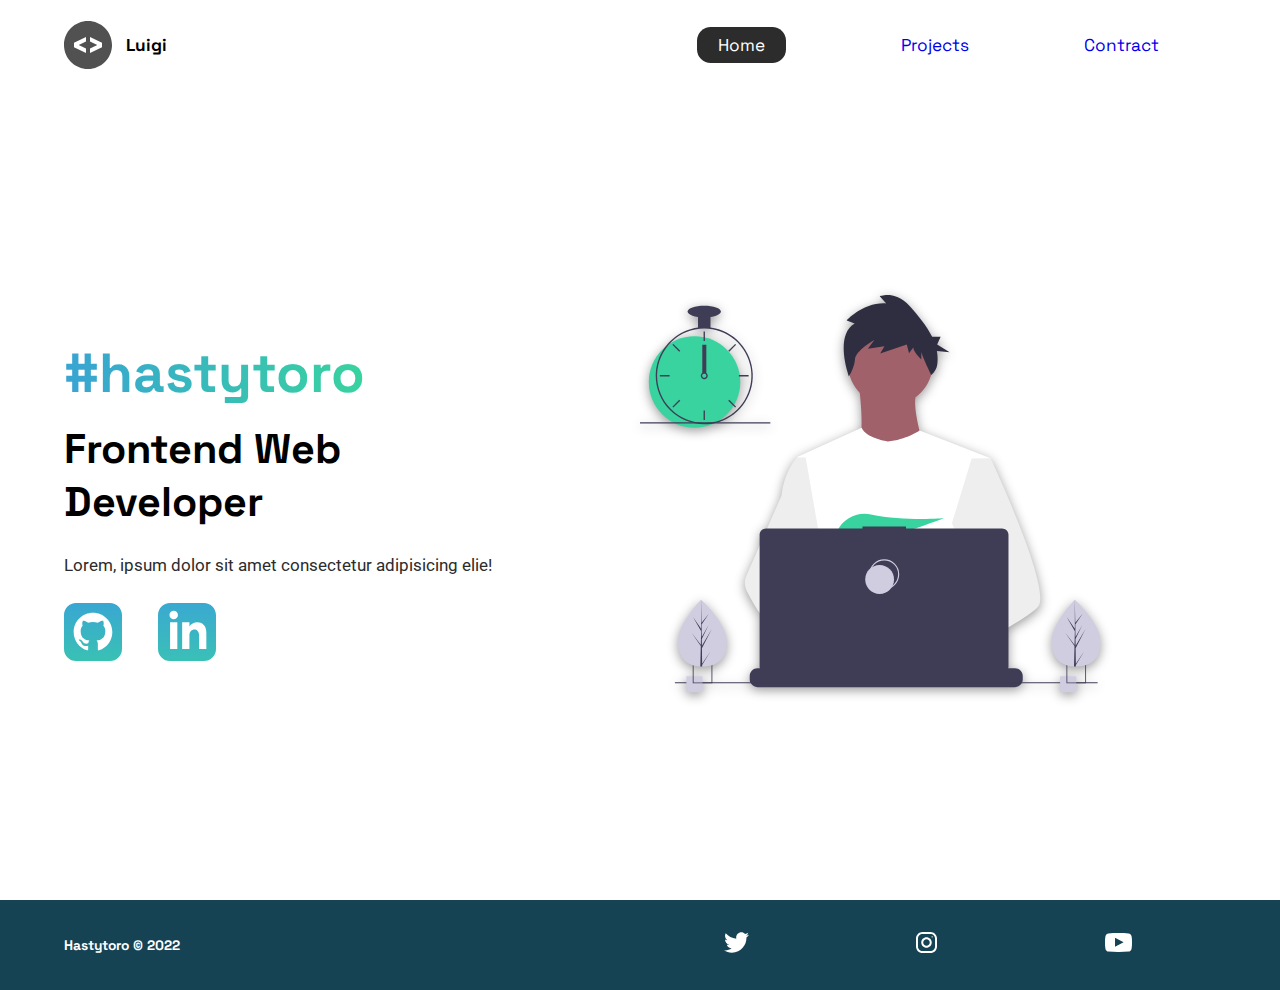
<file: index.html>
<!DOCTYPE html>
<html lang="en">
  <head>
    <meta charset="UTF-8" />
    <meta http-equiv="X-UA-Compatible" content="IE=edge" />
    <meta name="viewport" content="width=device-width, initial-scale=1.0" />
    <meta
      name="description"
      content="A frontend web developer that loves programming and coffee"
    />
    <meta name="robots" content="index, follow" />
    <link rel="preconnect" href="https://fonts.googleapis.com" />
    <link rel="preconnect" href="https://fonts.gstatic.com" crossorigin />
    <link
      href="https://fonts.googleapis.com/css2?family=Roboto:ital,wght@0,400;0,500;1,400&family=Space+Grotesk:wght@400;500&display=swap"
      rel="stylesheet"
    />
    <link rel="stylesheet" href="./styles/style.css" />
    <title>#hastytoro | Web Developer</title>
  </head>
  <body>
    <header class="main-head">
      <nav>
        <div class="logo">
          <img src="./icons/code.svg" alt="logo" />
          <h1>Luigi</h1>
        </div>
        <ul>
          <li><a class="active" href="/">Home</a></li>
          <li><a href="./projects/index.html">Projects</a></li>
          <li><a href="./contact/index.html">Contract</a></li>
        </ul>
      </nav>
    </header>

    <section class="intro">
      <div class="intro-text">
        <h2>#hastytoro</h2>
        <h3>Frontend Web <br />Developer</h3>
        <p>Lorem, ipsum dolor sit amet consectetur adipisicing elie!</p>
        <div class="intro-social">
          <a href="#"><img src="./icons/github.svg" alt="github" /></a>
          <a href="#"><img src="./icons/linked-in.svg" alt="linkedin" /></a>
        </div>
      </div>
      <div class="intro-images">
        <svg
          width="799"
          height="690"
          viewBox="0 0 799 690"
          fill="none"
          xmlns="http://www.w3.org/2000/svg"
        >
          <g id="undraw_dev_productivity_umsq (1) 1" clip-path="url(#clip0)">
            <path
              id="Vector"
              d="M516.92 624.636C516.92 624.636 512.16 626.266 504.42 628.576C487.31 633.706 455.65 642.216 428.82 643.916C405.72 645.396 386.2 641.836 382.63 626.766C381.1 620.286 383.27 614.956 388 610.576C402.12 597.486 439 592.796 468.25 591.186C476.51 590.736 484.15 590.526 490.51 590.446C501.31 590.306 508.39 590.526 508.39 590.526L508.56 591.186L516.92 624.636Z"
              fill="#A0616A"
            />
            <path
              id="Vector_2"
              d="M436.99 672.586C418.61 695.346 342.73 647.666 316.19 629.886C310.41 626.016 306.97 623.566 306.97 623.566L331.25 591.186L338.94 580.936C338.94 580.936 345.82 584.586 355.99 590.526C356.36 590.746 356.73 590.966 357.11 591.186C365.88 596.336 376.89 603.066 388 610.576C403.33 620.946 418.83 632.776 428.82 643.916C438.59 654.806 443.08 665.036 436.99 672.586Z"
              fill="#A0616A"
            />
            <g id="me">
              <path
                id="Vector_3"
                d="M434.672 191.952C475.283 191.607 507.926 158.406 507.582 117.795C507.237 77.1832 474.036 44.5403 433.425 44.8847C392.813 45.2291 360.17 78.4303 360.515 119.042C360.859 159.653 394.06 192.296 434.672 191.952Z"
                fill="#A0616A"
              />
              <path
                id="Vector_4"
                d="M379.477 155.65C379.477 155.65 394.216 259.972 373.002 271.875C351.787 283.779 499.929 283.588 499.929 283.588C499.929 283.588 466.124 193.284 480.809 165.449L379.477 155.65Z"
                fill="#A0616A"
              />
              <path
                id="Vector_5"
                d="M608.101 283.199L596.257 339.402L571.214 458.308L570.49 464.815L562.138 540.138L556.582 590.177L552.857 623.79C528.584 636.526 510.988 645.326 510.988 645.326C510.988 645.326 509.404 637.719 506.871 627.99C489.805 633.265 458.218 642.043 431.404 643.97C441.266 654.777 445.842 664.969 439.817 672.57C421.63 695.485 345.349 648.45 318.659 630.896C318.077 635.158 317.879 639.464 318.068 643.762L297.626 628.314L299.331 592.359L302.206 531.522L305.819 455.229C304.448 451.975 303.294 448.634 302.364 445.228C295.956 423.161 288.032 379.057 281.928 342.067C277.016 312.298 273.302 287.138 272.517 281.785C272.411 281.086 272.358 280.726 272.358 280.726L384.363 230.094C392.509 248.556 429.865 253.809 429.865 253.809C460.756 251.417 484.847 234.913 484.847 234.913L608.101 283.199Z"
                fill="white"
              />
              <path
                id="Vector_6"
                d="M372.285 49.3811L358.49 43.9934C358.49 43.9934 386.969 12.1 426.99 14.513L415.635 2.22366C415.635 2.22366 443.04 -9.01799 468.283 19.6674C481.553 34.7467 496.908 52.4737 506.557 72.5077L521.281 72.3829L515.251 85.9663L536.874 99.3152L514.777 97.0719C516.155 104.471 516.421 112.034 515.566 119.511C514.683 126.991 510.928 133.835 505.094 138.598V138.598C505.094 138.598 487.743 103.449 487.696 97.9443L487.813 111.705C487.813 111.705 473.959 99.4371 473.889 91.1807L466.471 100.877L462.593 85.7717L416.475 101.301L423.87 88.8526L395.157 93.2246L406.278 77.9923C406.278 77.9923 373.932 96.1568 372.811 111.304C371.689 126.452 362.299 140.875 362.299 140.875C362.299 140.875 336.213 70.3294 372.285 49.3811Z"
                fill="#2F2E41"
              />
              <path
                id="Vector_7"
                d="M690.215 540.422C682.794 548.605 664.338 560.992 641.951 574.422C633.623 579.413 624.757 584.559 615.71 589.676C594.122 601.889 571.514 614.001 552.857 623.79C528.584 636.526 510.988 645.326 510.988 645.326C510.988 645.326 509.403 637.719 506.871 627.99C503.48 614.968 498.397 598.141 493.184 590.715C493.002 590.456 492.82 590.218 492.638 589.979C491.121 588.022 489.601 586.885 488.112 586.897L562.138 540.138L594.127 519.926L570.489 464.814L540.842 395.683L557.908 339.727L575.062 283.479L608.101 283.199C608.101 283.199 619.243 306.985 633.514 340.166C635.647 345.128 637.851 350.299 640.096 355.64C669.469 425.394 706.176 522.836 690.215 540.422Z"
                fill="#EEEEEE"
              />
              <path
                id="Vector_8"
                d="M358.123 591.2C355.41 591.212 352.702 591.456 350.029 591.928C327.074 596.073 320.47 616.94 318.659 630.896C318.077 635.158 317.879 639.464 318.068 643.761L297.626 628.314L290.178 622.687C272.316 616.628 256.353 605.733 242.483 592.84C230.449 581.456 219.634 568.849 210.213 555.223C200.831 541.793 192.448 527.692 185.134 513.034C183.094 508.943 181.977 504.454 181.864 499.884C181.751 495.314 182.644 490.775 184.48 486.588L209.154 430.327L245.218 348.098C245.471 346.146 245.752 344.237 246.059 342.371C252.995 300.511 272.367 281.786 272.367 281.786L287.286 281.659L297.778 341.932L310.813 416.815L302.364 445.227L282.839 510.845L302.205 531.522L358.123 591.2Z"
                fill="#EEEEEE"
              />
            </g>
            <path
              id="Vector_9"
              d="M372.877 415.806L385.631 430.686C390.37 429.783 395.319 428.721 400.416 427.529L396.752 415.806L405.71 426.256C459.707 412.975 526.637 387.155 526.637 387.155C526.637 387.155 454.379 392.453 400.428 380.666C376.558 375.451 351.998 387.284 342.202 409.668C336.508 422.679 337.403 433.951 357.596 433.951C364.419 433.835 371.223 433.195 377.949 432.037L372.877 415.806Z"
              fill="#38D39F"
            />
            <path
              id="Vector_10"
              d="M663.65 660.386V666.456C663.654 668.122 663.345 669.774 662.74 671.326C662.472 672.018 662.147 672.687 661.77 673.326C660.578 675.326 658.887 676.983 656.862 678.133C654.838 679.283 652.549 679.887 650.22 679.886H203.67C201.342 679.887 199.053 679.283 197.028 678.133C195.003 676.983 193.312 675.326 192.12 673.326C191.743 672.687 191.419 672.018 191.15 671.326C190.546 669.774 190.237 668.122 190.24 666.456V660.386C190.24 658.622 190.587 656.876 191.262 655.246C191.936 653.616 192.926 652.136 194.173 650.888C195.42 649.641 196.901 648.652 198.53 647.977C200.16 647.302 201.906 646.955 203.67 646.956H229.41V644.126C229.41 644.052 229.425 643.979 229.453 643.911C229.481 643.843 229.522 643.782 229.574 643.73C229.626 643.678 229.688 643.636 229.756 643.608C229.824 643.58 229.897 643.566 229.97 643.566H243.4C243.474 643.566 243.547 643.58 243.615 643.608C243.683 643.636 243.745 643.678 243.797 643.73C243.849 643.782 243.89 643.843 243.918 643.911C243.946 643.979 243.96 644.052 243.96 644.126V646.956H252.35V644.126C252.35 644.052 252.365 643.979 252.393 643.911C252.421 643.843 252.462 643.782 252.514 643.73C252.566 643.678 252.628 643.636 252.696 643.608C252.764 643.58 252.837 643.566 252.91 643.566H266.34C266.414 643.566 266.487 643.58 266.555 643.608C266.623 643.636 266.684 643.678 266.736 643.73C266.789 643.782 266.83 643.843 266.858 643.911C266.886 643.979 266.9 644.052 266.9 644.126V646.956H275.3V644.126C275.3 644.052 275.315 643.979 275.343 643.911C275.371 643.843 275.412 643.782 275.464 643.73C275.516 643.678 275.578 643.636 275.646 643.608C275.714 643.58 275.787 643.566 275.86 643.566H289.29C289.364 643.566 289.437 643.58 289.505 643.608C289.573 643.636 289.634 643.678 289.686 643.73C289.739 643.782 289.78 643.843 289.808 643.911C289.836 643.979 289.85 644.052 289.85 644.126V646.956H298.24V644.126C298.24 644.052 298.255 643.979 298.283 643.911C298.311 643.843 298.352 643.782 298.404 643.73C298.456 643.678 298.518 643.636 298.586 643.608C298.654 643.58 298.727 643.566 298.8 643.566H312.23C312.304 643.566 312.377 643.58 312.445 643.608C312.513 643.636 312.574 643.678 312.626 643.73C312.678 643.782 312.72 643.843 312.748 643.911C312.776 643.979 312.79 644.052 312.79 644.126V646.956H321.18V644.126C321.18 644.052 321.194 643.979 321.223 643.911C321.251 643.843 321.292 643.782 321.344 643.73C321.396 643.678 321.458 643.636 321.526 643.608C321.594 643.58 321.667 643.566 321.74 643.566H335.17C335.244 643.566 335.317 643.58 335.385 643.608C335.453 643.636 335.514 643.678 335.566 643.73C335.618 643.782 335.66 643.843 335.688 643.911C335.716 643.979 335.73 644.052 335.73 644.126V646.956H344.13V644.126C344.13 644.052 344.145 643.979 344.173 643.911C344.201 643.843 344.242 643.782 344.294 643.73C344.346 643.678 344.408 643.636 344.476 643.608C344.544 643.58 344.617 643.566 344.69 643.566H358.12C358.194 643.566 358.267 643.58 358.335 643.608C358.403 643.636 358.464 643.678 358.516 643.73C358.569 643.782 358.61 643.843 358.638 643.911C358.666 643.979 358.68 644.052 358.68 644.126V646.956H367.07V644.126C367.07 644.052 367.085 643.979 367.113 643.911C367.141 643.843 367.182 643.782 367.234 643.73C367.286 643.678 367.348 643.636 367.416 643.608C367.484 643.58 367.557 643.566 367.63 643.566H472.83C472.904 643.566 472.977 643.58 473.045 643.608C473.113 643.636 473.174 643.678 473.227 643.73C473.279 643.782 473.32 643.843 473.348 643.911C473.376 643.979 473.39 644.052 473.39 644.126V646.956H481.79V644.126C481.79 644.052 481.804 643.979 481.833 643.911C481.861 643.843 481.902 643.782 481.954 643.73C482.006 643.678 482.068 643.636 482.136 643.608C482.204 643.58 482.277 643.566 482.35 643.566H495.78C495.928 643.567 496.07 643.627 496.175 643.732C496.279 643.836 496.339 643.978 496.34 644.126V646.956H504.73V644.126C504.73 644.052 504.745 643.979 504.773 643.911C504.801 643.843 504.842 643.782 504.894 643.73C504.946 643.678 505.008 643.636 505.076 643.608C505.144 643.58 505.217 643.566 505.29 643.566H518.72C518.794 643.566 518.867 643.58 518.935 643.608C519.003 643.636 519.065 643.678 519.117 643.73C519.169 643.782 519.21 643.843 519.238 643.911C519.266 643.979 519.28 644.052 519.28 644.126V646.956H527.67V644.126C527.67 644.052 527.685 643.979 527.713 643.911C527.741 643.843 527.782 643.782 527.834 643.73C527.886 643.678 527.948 643.636 528.016 643.608C528.084 643.58 528.157 643.566 528.23 643.566H541.66C541.734 643.566 541.807 643.58 541.875 643.608C541.943 643.636 542.005 643.678 542.057 643.73C542.109 643.782 542.15 643.843 542.178 643.911C542.206 643.979 542.22 644.052 542.22 644.126V646.956H550.62V644.126C550.62 644.052 550.635 643.979 550.663 643.911C550.691 643.843 550.732 643.782 550.784 643.73C550.836 643.678 550.898 643.636 550.966 643.608C551.034 643.58 551.107 643.566 551.18 643.566H564.61C564.757 643.568 564.898 643.628 565.001 643.733C565.104 643.837 565.161 643.979 565.16 644.126V646.956H573.56V644.126C573.56 644.052 573.575 643.979 573.603 643.911C573.631 643.843 573.672 643.782 573.724 643.73C573.776 643.678 573.838 643.636 573.906 643.608C573.974 643.58 574.047 643.566 574.12 643.566H587.55C587.624 643.566 587.697 643.58 587.765 643.608C587.833 643.636 587.895 643.678 587.947 643.73C587.999 643.782 588.04 643.843 588.068 643.911C588.096 643.979 588.11 644.052 588.11 644.126V646.956H596.5V644.126C596.5 644.052 596.515 643.979 596.543 643.911C596.571 643.843 596.612 643.782 596.664 643.73C596.716 643.678 596.778 643.636 596.846 643.608C596.914 643.58 596.987 643.566 597.06 643.566H610.49C610.564 643.566 610.637 643.58 610.705 643.608C610.773 643.636 610.835 643.678 610.887 643.73C610.939 643.782 610.98 643.843 611.008 643.911C611.036 643.979 611.05 644.052 611.05 644.126V646.956H650.22C651.984 646.955 653.731 647.302 655.36 647.977C656.99 648.652 658.471 649.641 659.718 650.888C660.965 652.136 661.954 653.616 662.629 655.246C663.304 656.876 663.651 658.622 663.65 660.386Z"
              fill="#3F3D56"
            />
            <path
              id="Vector_11"
              d="M793.5 671.326H60.5V673.326H793.5V671.326Z"
              fill="#3F3D56"
            />
            <path
              id="Vector_12"
              d="M627.694 404.757H461.251V401.326H385.78V404.757H218.651C215.665 404.757 212.801 405.943 210.69 408.054C208.578 410.166 207.392 413.029 207.392 416.015V643.927C207.392 646.913 208.578 649.776 210.69 651.888C212.801 653.999 215.665 655.185 218.651 655.185H627.694C630.68 655.185 633.544 653.999 635.655 651.888C637.767 649.776 638.953 646.913 638.953 643.927V416.015C638.953 414.537 638.662 413.073 638.096 411.707C637.53 410.341 636.701 409.1 635.655 408.054C634.61 407.009 633.369 406.18 632.003 405.614C630.637 405.048 629.173 404.757 627.694 404.757Z"
              fill="#3F3D56"
            />
            <path
              id="Vector_13"
              d="M423.5 509.326C437.307 509.326 448.5 498.133 448.5 484.326C448.5 470.519 437.307 459.326 423.5 459.326C409.693 459.326 398.5 470.519 398.5 484.326C398.5 498.133 409.693 509.326 423.5 509.326Z"
              stroke="#D0CDE1"
              stroke-width="2"
              stroke-miterlimit="10"
            />
            <path
              id="Vector_14"
              d="M415.5 518.326C429.307 518.326 440.5 507.133 440.5 493.326C440.5 479.519 429.307 468.326 415.5 468.326C401.693 468.326 390.5 479.519 390.5 493.326C390.5 507.133 401.693 518.326 415.5 518.326Z"
              fill="#D0CDE1"
            />
            <path
              id="Vector_15"
              d="M108.446 661.223H80.4463V689.223H108.446V661.223Z"
              fill="#D0CDE1"
            />
            <path
              id="Vector_16"
              d="M91.4502 639.223V673.223H125.45V639.223H91.4502ZM123.97 671.743H92.9202V640.703H123.97V671.743Z"
              fill="#3F3D56"
            />
            <path
              id="Vector_17"
              d="M756.446 661.223H728.446V689.223H756.446V661.223Z"
              fill="#D0CDE1"
            />
            <path
              id="Vector_18"
              d="M739.45 639.223V673.223H773.45V639.223H739.45ZM771.97 671.743H740.92V640.703H771.97V671.743Z"
              fill="#3F3D56"
            />
            <path
              id="Vector_19"
              d="M94.5802 230.113C138.399 230.113 173.921 194.592 173.921 150.773C173.921 106.955 138.399 71.4326 94.5802 71.4326C50.7617 71.4326 15.2397 106.955 15.2397 150.773C15.2397 194.592 50.7617 230.113 94.5802 230.113Z"
              fill="#38D39F"
            />
            <path
              id="Vector_20"
              d="M122.229 56.4899C115.045 55.5763 107.774 55.5763 100.59 56.4899C84.586 58.5913 69.5203 65.2398 57.181 75.6465C44.8417 86.0532 35.7467 99.7813 30.9754 115.202C28.8053 122.229 27.5764 129.514 27.3208 136.864C27.2848 137.886 27.2607 138.92 27.2607 139.954C27.283 162.264 36.1559 183.655 51.932 199.431C67.7082 215.207 89.0989 224.08 111.41 224.103C113.201 224.103 114.992 224.042 116.759 223.934C120.907 223.674 125.03 223.103 129.093 222.227C148.495 218.055 165.798 207.161 177.947 191.468C190.095 175.776 196.308 156.295 195.487 136.467C194.665 116.638 186.863 97.738 173.459 83.1039C160.054 68.4698 141.909 59.0435 122.229 56.4899H122.229ZM137.748 217.347H137.736C130.959 219.659 123.905 221.062 116.759 221.518C114.992 221.638 113.201 221.698 111.41 221.698C89.7377 221.672 68.961 213.051 53.6367 197.727C38.3123 182.402 29.6914 161.626 29.6649 139.954C29.6649 138.92 29.689 137.886 29.725 136.864C30.5514 115.744 39.5156 95.7617 54.7411 81.1008C69.9666 66.44 90.273 58.237 111.41 58.2089C130.776 58.21 149.513 65.0865 164.283 77.6131C179.052 90.1398 188.895 107.503 192.057 126.61C195.219 145.716 191.496 165.325 181.55 181.942C171.604 198.559 156.081 211.106 137.748 217.347H137.748Z"
              fill="#3F3D56"
            />
            <path
              id="Vector_21"
              d="M112.612 63.0176H110.208V79.8474H112.612V63.0176Z"
              fill="#3F3D56"
            />
            <path
              id="Vector_22"
              d="M57.8578 84.7018L56.1577 86.4019L68.0582 98.3023L69.7582 96.6022L57.8578 84.7018Z"
              fill="#3F3D56"
            />
            <path
              id="Vector_23"
              d="M34.4736 138.751V141.156H51.3034V138.751H34.4736Z"
              fill="#3F3D56"
            />
            <path
              id="Vector_24"
              d="M56.1578 193.506L57.8579 195.206L69.7584 183.306L68.0583 181.606L56.1578 193.506Z"
              fill="#3F3D56"
            />
            <path
              id="Vector_25"
              d="M153.062 96.6022L154.762 98.3022L166.662 86.4018L164.962 84.7017L153.062 96.6022Z"
              fill="#3F3D56"
            />
            <path
              id="Vector_26"
              d="M171.516 138.751V141.156H188.346V138.751H171.516Z"
              fill="#3F3D56"
            />
            <path
              id="Vector_27"
              d="M154.762 181.605L153.062 183.305L164.962 195.206L166.662 193.506L154.762 181.605Z"
              fill="#3F3D56"
            />
            <path
              id="Vector_28"
              d="M112.612 200.06H110.208V216.89H112.612V200.06Z"
              fill="#3F3D56"
            />
            <path
              id="Vector_29"
              d="M115.016 135.145C113.976 134.365 112.711 133.943 111.41 133.943C110.11 133.943 108.844 134.365 107.804 135.145C107.091 135.686 106.505 136.375 106.085 137.165C105.552 138.181 105.322 139.329 105.421 140.473C105.52 141.616 105.944 142.707 106.644 143.617C107.343 144.527 108.288 145.218 109.368 145.608C110.447 145.997 111.616 146.07 112.735 145.817C113.855 145.564 114.878 144.996 115.685 144.179C116.492 143.363 117.048 142.333 117.288 141.21C117.528 140.088 117.441 138.92 117.039 137.846C116.636 136.771 115.935 135.834 115.017 135.145H115.016ZM111.41 143.56C110.454 143.557 109.539 143.176 108.863 142.501C108.187 141.825 107.807 140.909 107.804 139.954C107.808 139.224 108.03 138.513 108.441 137.91C108.793 137.4 109.271 136.989 109.828 136.718C110.386 136.446 111.004 136.323 111.623 136.361C112.241 136.398 112.84 136.594 113.361 136.931C113.881 137.267 114.307 137.732 114.595 138.281C114.883 138.83 115.025 139.444 115.007 140.063C114.989 140.683 114.811 141.287 114.491 141.818C114.17 142.349 113.719 142.788 113.179 143.093C112.639 143.398 112.03 143.559 111.41 143.56V143.56Z"
              fill="#3F3D56"
            />
            <path
              id="Vector_30"
              d="M122.229 35.3687H100.591V57.007H122.229V35.3687Z"
              fill="#3F3D56"
            />
            <path
              id="Vector_31"
              d="M111.41 38.9748C127.344 38.9748 140.261 34.4 140.261 28.7567C140.261 23.1134 127.344 18.5386 111.41 18.5386C95.4757 18.5386 82.5586 23.1134 82.5586 28.7567C82.5586 34.4 95.4757 38.9748 111.41 38.9748Z"
              fill="#3F3D56"
            />
            <path id="clock-arrow" d="M115 86H108V135H115V86Z" fill="#3F3D56" />
            <path
              id="Vector_32"
              d="M226 220.44H0V222.844H226V220.44Z"
              fill="#3F3D56"
            />
            <g id="plant-left">
              <path
                id="Vector_33"
                d="M150.594 599.754C151.527 631.704 132.858 643.413 109.43 644.097C108.886 644.113 108.344 644.123 107.805 644.126C106.719 644.135 105.643 644.117 104.577 644.072C83.3891 643.193 66.6172 631.945 65.7495 602.232C64.8515 571.482 103.018 531.529 105.882 528.574L105.887 528.571C105.996 528.458 106.052 528.402 106.052 528.402C106.052 528.402 149.661 567.807 150.594 599.754Z"
                fill="#D0CDE1"
              />
              <path
                id="Vector_34"
                d="M107.744 639.255L122.626 617.124L107.774 641.636L107.805 644.126C106.719 644.135 105.643 644.117 104.577 644.072L105.315 612.06L105.295 611.813L105.322 611.766L105.393 608.741L89.0952 585.078L105.374 606.477L105.432 607.116L105.989 582.93L91.9122 558.397L106.029 578.681L105.882 528.574L105.882 528.407L105.887 528.571L106.821 568.062L119.651 552.021L106.863 571.464L107.143 593.098L118.949 571.984L107.187 596.279L107.343 608.308L124.512 578.897L107.395 612.505L107.744 639.255Z"
                fill="#3F3D56"
              />
            </g>
            <g id="plant-right">
              <path
                id="Vector_35"
                d="M798.594 599.754C799.527 631.704 780.858 643.413 757.43 644.097C756.886 644.113 756.344 644.123 755.805 644.126C754.719 644.135 753.643 644.117 752.577 644.072C731.389 643.193 714.617 631.945 713.749 602.232C712.851 571.482 751.018 531.529 753.882 528.574L753.887 528.571C753.996 528.458 754.052 528.402 754.052 528.402C754.052 528.402 797.661 567.807 798.594 599.754Z"
                fill="#D0CDE1"
              />
              <path
                id="Vector_36"
                d="M755.744 639.255L770.626 617.124L755.774 641.636L755.805 644.126C754.719 644.135 753.643 644.117 752.577 644.072L753.315 612.06L753.295 611.813L753.323 611.766L753.393 608.741L737.095 585.078L753.374 606.477L753.432 607.116L753.989 582.93L739.912 558.397L754.029 578.681L753.882 528.574L753.882 528.407L753.887 528.571L754.821 568.062L767.651 552.021L754.864 571.464L755.143 593.098L766.949 571.984L755.187 596.279L755.343 608.308L772.512 578.897L755.395 612.505L755.744 639.255Z"
                fill="#3F3D56"
              />
            </g>
          </g>
          <defs>
            <clipPath id="clip0">
              <rect width="798.627" height="689.223" fill="white" />
            </clipPath>
          </defs>
        </svg>
        <img class="splash" src="./img/splash.svg" alt="" />
      </div>
    </section>

    <footer>
      <h4>Hastytoro &copy; 2022</h4>
      <ul>
        <li>
          <a href="#"
            ><img src="./icons/twitter 1.svg" alt="twitter-social"
          /></a>
        </li>
        <li>
          <a href="#"
            ><img src="./icons/instagram 1.svg" alt="instagram-social"
          /></a>
        </li>
        <li>
          <a href="#"
            ><img src="./icons/youtube-symbol 1.svg" alt="youtube-social"
          /></a>
        </li>
      </ul>
    </footer>
  </body>
</html>
</file>
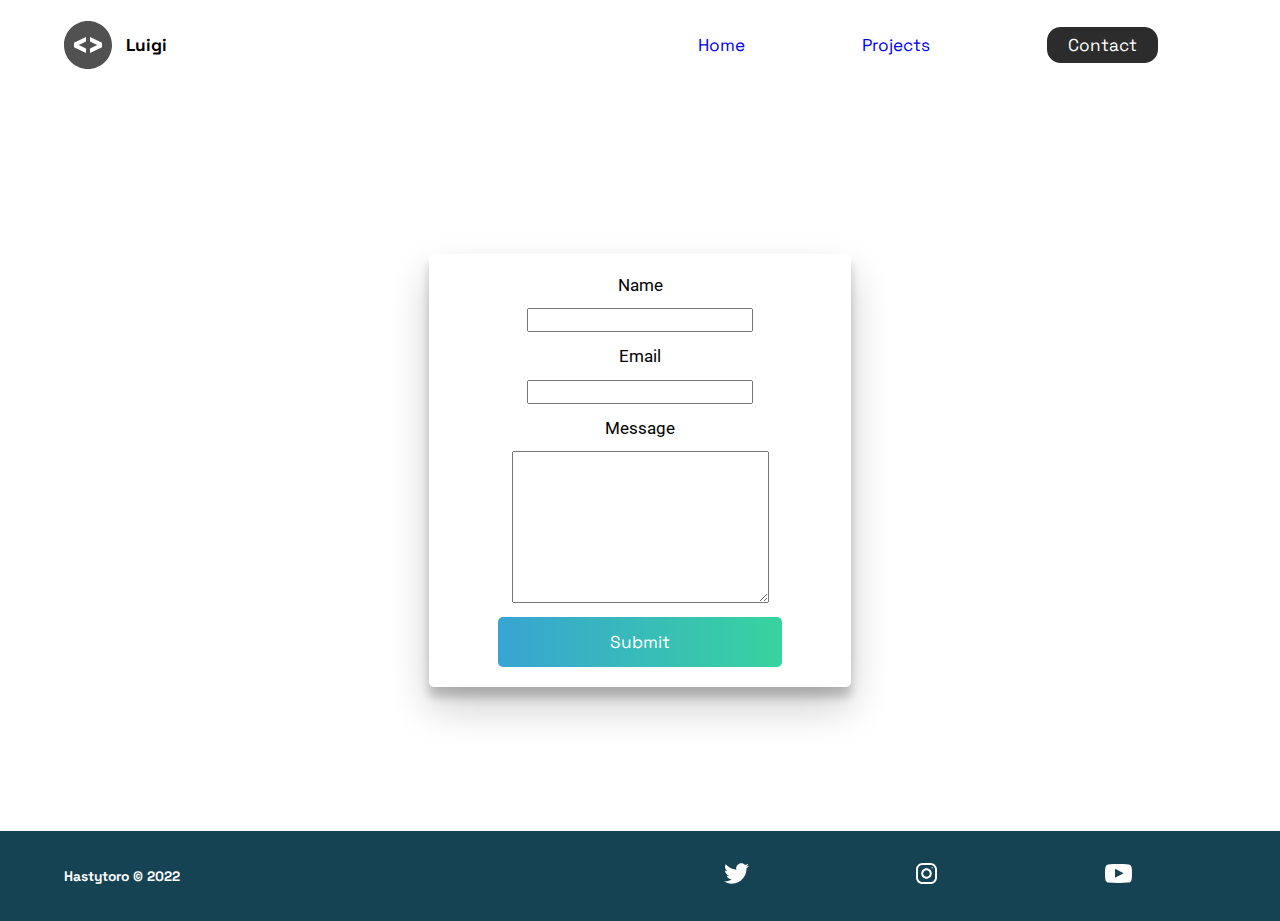
<file: contact/index.html>
<!DOCTYPE html>
<html lang="en">
  <head>
    <meta charset="UTF-8" />
    <meta http-equiv="X-UA-Compatible" content="IE=edge" />
    <meta name="viewport" content="width=device-width, initial-scale=1.0" />
    <meta
      name="description"
      content="A frontend web developer that loves programming and coffee"
    />
    <meta name="robots" content="index, follow" />
    <link rel="preconnect" href="https://fonts.googleapis.com" />
    <link rel="preconnect" href="https://fonts.gstatic.com" crossorigin />
    <link
      href="https://fonts.googleapis.com/css2?family=Roboto:ital,wght@0,400;0,500;1,400&family=Space+Grotesk:wght@400;500&display=swap"
      rel="stylesheet"
    />
    <link rel="stylesheet" href="../styles/style.css" />
    <title>#hastytoro | Web Developer</title>
  </head>
  <body>
    <header class="main-head">
      <nav>
        <div class="logo">
          <img src="../icons/code.svg" alt="logo" />
          <h1>Luigi</h1>
        </div>
        <ul>
          <li><a href="../index.html">Home</a></li>
          <li><a href="../projects/">Projects</a></li>
          <li><a class="active" href="./index.html">Contact</a></li>
        </ul>
      </nav>
    </header>
    <section class="form-section">
      <form>
        <label for="name">Name</label>
        <input type="text" name="name" id="name" required />
        <label for="email">Email</label>
        <input type="email" name="email" id="email" required />
        <label for="message">Message</label>
        <textarea name="message" id="message" cols="30" rows="10"></textarea>
        <button type="submit">Submit</button>
      </form>
    </section>
    <div class="intro-images">
      <img class="splash" src="../img/splash.svg" alt="" />
    </div>
    <footer>
      <h4>Hastytoro &copy; 2022</h4>
      <ul>
        <li>
          <a href="#"
            ><img src="../icons/twitter 1.svg" alt="twitter-social"
          /></a>
        </li>
        <li>
          <a href="#"
            ><img src="../icons/instagram 1.svg" alt="instagram-social"
          /></a>
        </li>
        <li>
          <a href="#"
            ><img src="../icons/youtube-symbol 1.svg" alt="youtube-social"
          /></a>
        </li>
      </ul>
    </footer>
  </body>
</html>
</file>
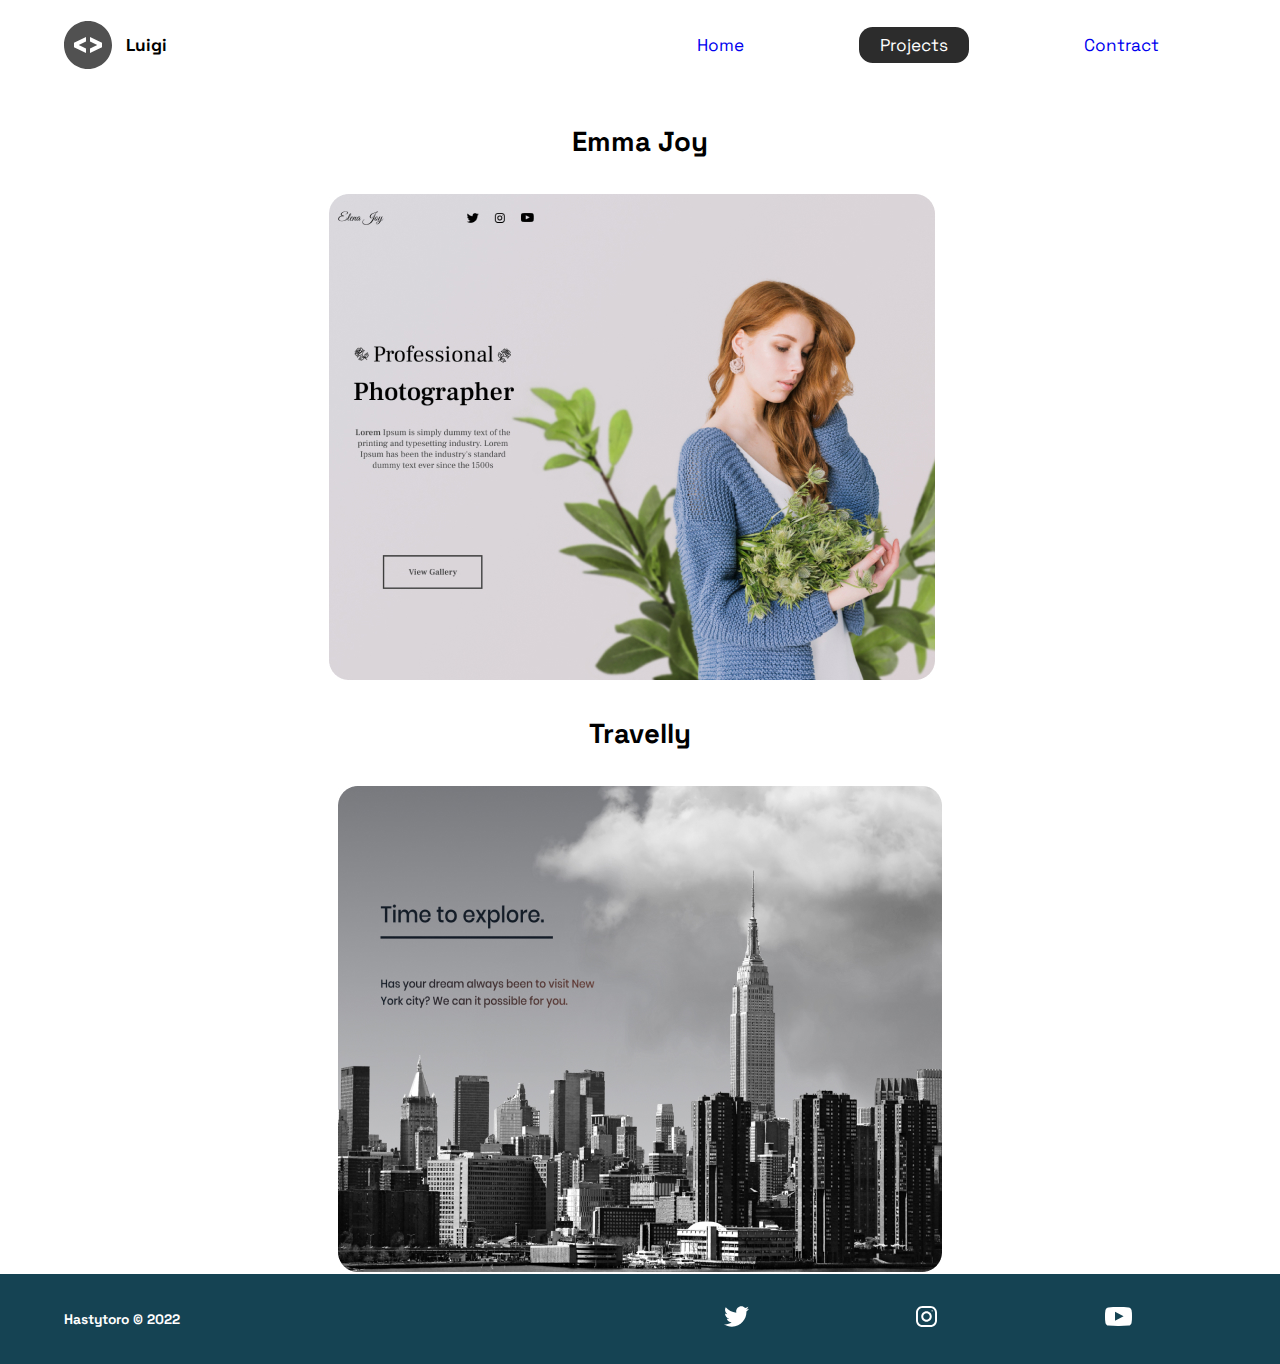
<file: projects/index.html>
<!DOCTYPE html>
<html lang="en">
  <head>
    <meta charset="UTF-8" />
    <meta http-equiv="X-UA-Compatible" content="IE=edge" />
    <meta name="viewport" content="width=device-width, initial-scale=1.0" />
    <meta
      name="description"
      content="A frontend web developer that loves programming and coffee"
    />
    <meta name="robots" content="index, follow" />
    <link rel="preconnect" href="https://fonts.googleapis.com" />
    <link rel="preconnect" href="https://fonts.gstatic.com" crossorigin />
    <link
      href="https://fonts.googleapis.com/css2?family=Roboto:ital,wght@0,400;0,500;1,400&family=Space+Grotesk:wght@400;500&display=swap"
      rel="stylesheet"
    />
    <link rel="stylesheet" href="../styles/style.css" />
    <title>#hastytoro | Web Developer</title>
  </head>
  <body>
    <header class="main-head">
      <nav>
        <div class="logo">
          <img src="../icons/code.svg" alt="logo" />
          <h1>Luigi</h1>
        </div>
        <ul>
          <li><a href="../index.html">Home</a></li>
          <li><a class="active" href="./index.html">Projects</a></li>
          <li><a href="../contact/index.html">Contract</a></li>
        </ul>
      </nav>
    </header>

    <section class="projects">
      <div class="emmajoy">
        <h2>Emma Joy</h2>
        <img src="../img/elena-joy.jpg" alt="emma-project" />
      </div>
      <div class="travelly">
        <h2>Travelly</h2>
        <img src="../img/travelly.jpg" alt="travelly-project" />
      </div>
    </section>

    <div class="intro-images">
      <img class="splash" src="../img/splash.svg" alt="" />
    </div>

    <footer>
      <h4>Hastytoro &copy; 2022</h4>
      <ul>
        <li>
          <a href="#"
            ><img src="../icons/twitter 1.svg" alt="twitter-social"
          /></a>
        </li>
        <li>
          <a href="#"
            ><img src="../icons/instagram 1.svg" alt="instagram-social"
          /></a>
        </li>
        <li>
          <a href="#"
            ><img src="../icons/youtube-symbol 1.svg" alt="youtube-social"
          /></a>
        </li>
      </ul>
    </footer>
  </body>
</html>
</file>
<file: styles/style.css>
/* global styles */
* {
  margin: 0;
  padding: 0;
  box-sizing: border-box;
}

html {
  font-size: 62.5%;
  font-family: monospace;
}

body,
input,
textarea {
  font-family: "Roboto", sans-serif;
}

h1,
h2,
h3,
h4,
h5 {
  font-family: "Space Grotesk", sans-serif;
}

h1 {
  font-size: 2.5rem;
}

a,
li,
button,
label,
input,
p {
  font-size: 2.5rem;
}

h2 {
  font-size: 4rem;
}

h3 {
  font-size: 2.5rem;
}

h4,
h5 {
  font-size: 2rem;
}

ul,
li {
  list-style: none;
  font-family: "Space Grotesk", sans-serif;
}

a {
  text-decoration: none;
  font-family: "Space Grotesk", sans-serif;
}

button {
  font-family: "Space Grotesk", sans-serif;
  border: none;
  border-radius: 5px;
  width: 100%;
  padding: 2rem;
  background: linear-gradient(to left, #38d39f, #38a4d3);
  color: white;
}

.main-head {
  width: 90%;
  margin: auto;
}

nav {
  display: flex;
  justify-content: space-between;
  align-items: center;
  flex-direction: row;
  min-height: 10vh;
  width: 100%;
  margin: auto;
  flex-wrap: wrap;
}
nav .logo {
  display: flex;
  justify-content: flex-start;
  align-items: center;
  flex-direction: row;
  flex: 1 1 20rem;
}
nav .logo h1 {
  margin-left: 2rem;
}
nav ul {
  display: flex;
  justify-content: space-around;
  align-items: center;
  flex-direction: row;
  flex: 1 1 20rem;
}

.active {
  background: #2c2c2c;
  color: white;
  padding: 1rem 3rem;
  border-radius: 2rem;
}

.intro {
  min-height: 90vh;
  width: 90%;
  margin: auto;
  display: flex;
  justify-content: space-between;
  align-items: center;
  flex-direction: row;
  flex-wrap: wrap;
}
.intro h2 {
  font-size: 8rem;
  padding-top: 2rem;
  background: linear-gradient(to left, #38d39f, #38a4d3);
  -webkit-background-clip: text;
          background-clip: text;
  -webkit-text-fill-color: transparent;
  display: inline-block;
}
.intro h3 {
  font-size: 6rem;
  padding: 2rem 0rem;
}
.intro p {
  padding-top: 2rem;
  color: #2c2c2c;
}

.intro-social {
  margin-top: 4rem;
}
.intro-social a {
  margin-right: 5rem;
}

.intro-text,
.intro-images {
  flex: 1 1 40rem;
}

svg {
  filter: drop-shadow(0 0.5rem 0.8rem rgba(0, 0, 0, 0.4));
}

.splash {
  position: absolute;
  top: 0%;
  right: 0%;
  height: 100%;
  z-index: -1;
}

@-webkit-keyframes plant {
  from {
    transform: translateY(0%);
  }
  to {
    transform: translateY(-30%);
  }
}

@keyframes plant {
  from {
    transform: translateY(0%);
  }
  to {
    transform: translateY(-30%);
  }
}
@-webkit-keyframes me {
  0% {
    transform: rotateZ(0deg);
  }
  50% {
    transform: rotateZ(-2deg);
  }
  100% {
    transform: rotateZ(2deg);
  }
}
@keyframes me {
  0% {
    transform: rotateZ(0deg);
  }
  50% {
    transform: rotateZ(-2deg);
  }
  100% {
    transform: rotateZ(2deg);
  }
}
@-webkit-keyframes clock {
  100% {
    transform: rotateZ(360deg);
  }
}
@keyframes clock {
  100% {
    transform: rotateZ(360deg);
  }
}
#plant-left {
  -webkit-animation: plant 1.5s ease infinite alternate 0.5s;
          animation: plant 1.5s ease infinite alternate 0.5s;
}

#plant-right {
  -webkit-animation: plant 1.5s ease infinite alternate 1s;
          animation: plant 1.5s ease infinite alternate 1s;
}

#me {
  -webkit-animation: me 3s ease-in-out infinite alternate 0.5s;
          animation: me 3s ease-in-out infinite alternate 0.5s;
  transform-origin: bottom;
}

#clock-arrow {
  transform-box: fill-box;
  -webkit-animation: clock linear 60s infinite;
          animation: clock linear 60s infinite;
  transform-origin: 50% 110%;
}

.projects {
  width: 90%;
  margin: auto;
  min-height: 90vh;
  display: flex;
  justify-content: space-between;
  align-items: center;
  flex-direction: row;
  text-align: center;
  flex-wrap: wrap;
}
.projects h2 {
  margin: 5rem;
}

section div {
  flex: 1 1 40rem;
}

.form-section {
  min-height: 80vh;
  display: flex;
  justify-content: center;
  align-items: center;
  flex-direction: row;
  margin-top: 3rem;
}
.form-section form {
  background: white;
  border: none;
  border-radius: 5px;
  padding: 3rem 10rem;
  box-shadow: 0px 10px 10px rgba(0, 0, 0, 0.2), 0px 20px 40px rgba(0, 0, 0, 0.2);
  display: flex;
  justify-content: center;
  align-items: center;
  flex-direction: column;
}
.form-section form input,
.form-section form textarea {
  margin: 2rem;
}
.form-section form input:focus,
.form-section form textarea:focus {
  outline: 2px solid black;
}

footer {
  background: #154353;
  color: white;
  min-height: 10vh;
  padding: 0% 5%;
  width: 100%;
  margin: auto;
  display: flex;
  justify-content: center;
  align-items: center;
  flex-direction: row;
}
footer h4 {
  flex: 1 1 20rem;
}
footer ul {
  flex: 1 1 20rem;
  display: flex;
  justify-content: space-around;
  align-items: center;
  flex-direction: row;
}

@media screen and (max-width: 1332px) {
  html {
    font-size: 53%;
  }
  .splash {
    display: none;
  }
  svg {
    width: 80%;
  }
}
@media screen and (max-width: 754px) {
  html {
    font-size: 45%;
  }
  nav .logo {
    flex: 1 1 20rem;
  }
  nav ul {
    flex: 1 1 40rem;
    margin: 2rem 0rem;
  }
  .intro-text {
    margin-top: 5rem;
    text-align: center;
  }
  .intro-social {
    display: flex;
    justify-content: center;
    align-items: center;
    flex-direction: row;
  }
  .intro-social a {
    margin: 2rem;
  }
  .intro-images {
    text-align: center;
  }
  svg {
    height: 60%;
  }
  .splash {
    display: none;
  }
  .emmajoy,
.travelly {
    flex: 1 1 50rem;
  }
  .emmajoy img,
.travelly img {
    width: 100%;
    height: 100%;
  }
  form {
    padding: 1rem;
    width: 90%;
  }
}/*# sourceMappingURL=style.css.map */
</file>
